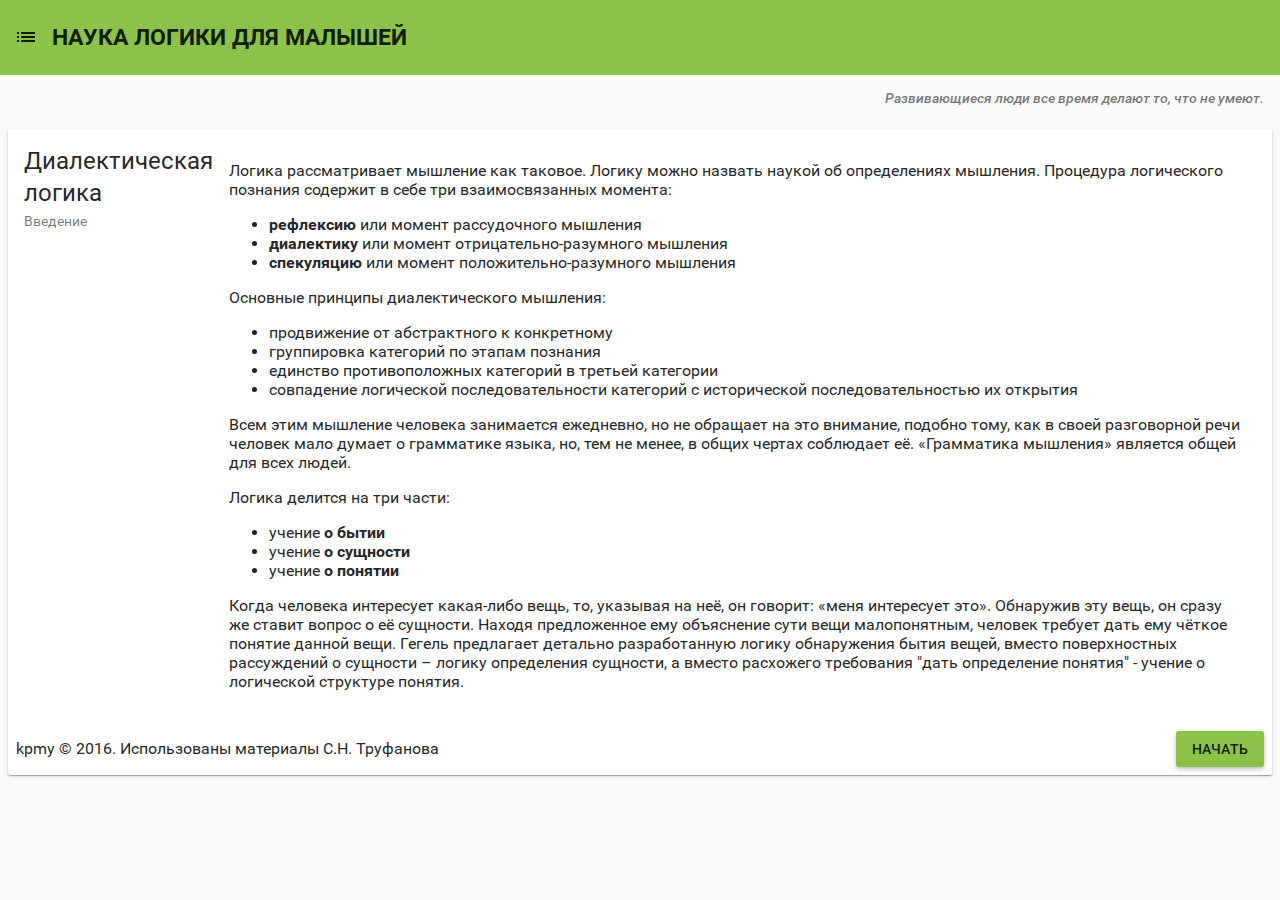
<file: index.html>
<!DOCTYPE html>
<html lang="en" ng-app="LogkAl">
<head>
    <meta charset="UTF-8"/>
    <title>logk.al</title>
    <link rel="icon" href="favicon.ico"/>
    <meta name="viewport" content="width=device-width, initial-scale=1.0"/>

    <link rel="stylesheet" href="bower_components/angular/angular-csp.css"/>
    <link rel="stylesheet" href="bower_components/angular-material/angular-material.css"/>
    <link rel="stylesheet" href="bower_components/angular-material-icons/angular-material-icons.css"/>

    <link rel="stylesheet" href="bower_components/roboto-fontface/css/roboto/roboto-fontface.css"/>
    <link rel="stylesheet" href="components/fonts/fonts.css"/>
    <style>
        #preloadfont {
            font-family: Intro;
            opacity: 0;
            height: 0;
            width: 0;
            display: inline-block;
        }
    </style>
</head>
<body ui-view>
<div id="preloadfont">.</div>
<script src="bower_components/jquery/dist/jquery.js"></script>

<script src="bower_components/angular/angular.js"></script>
<script src="bower_components/angular-aria/angular-aria.js"></script>
<script src="bower_components/angular-animate/angular-animate.js"></script>
<script src="bower_components/angular-material/angular-material.js"></script>
<script src="bower_components/angular-messages/angular-messages.js"></script>
<script src="bower_components/angular-sanitize/angular-sanitize.js"></script>
<script src="bower_components/angular-ui-router/release/angular-ui-router.js"></script>
<script src="bower_components/marked/lib/marked.js"></script>
<script src="bower_components/angular-marked/dist/angular-marked.js"></script>
<script src="bower_components/angular-material-icons/angular-material-icons.js"></script>
<script src="bower_components/underscore/underscore.js"></script>

<script src="components/app.js"></script>
<script src="components/nav/nav.js"></script>
<script src="components/ref/ref.js"></script>
<script src="components/intro/intro.js"></script>
<script src="components/being/being.js"></script>
<script src="components/steps/steps.js"></script>
<script src="components/route.js"></script>
</body>
</html>
</file>
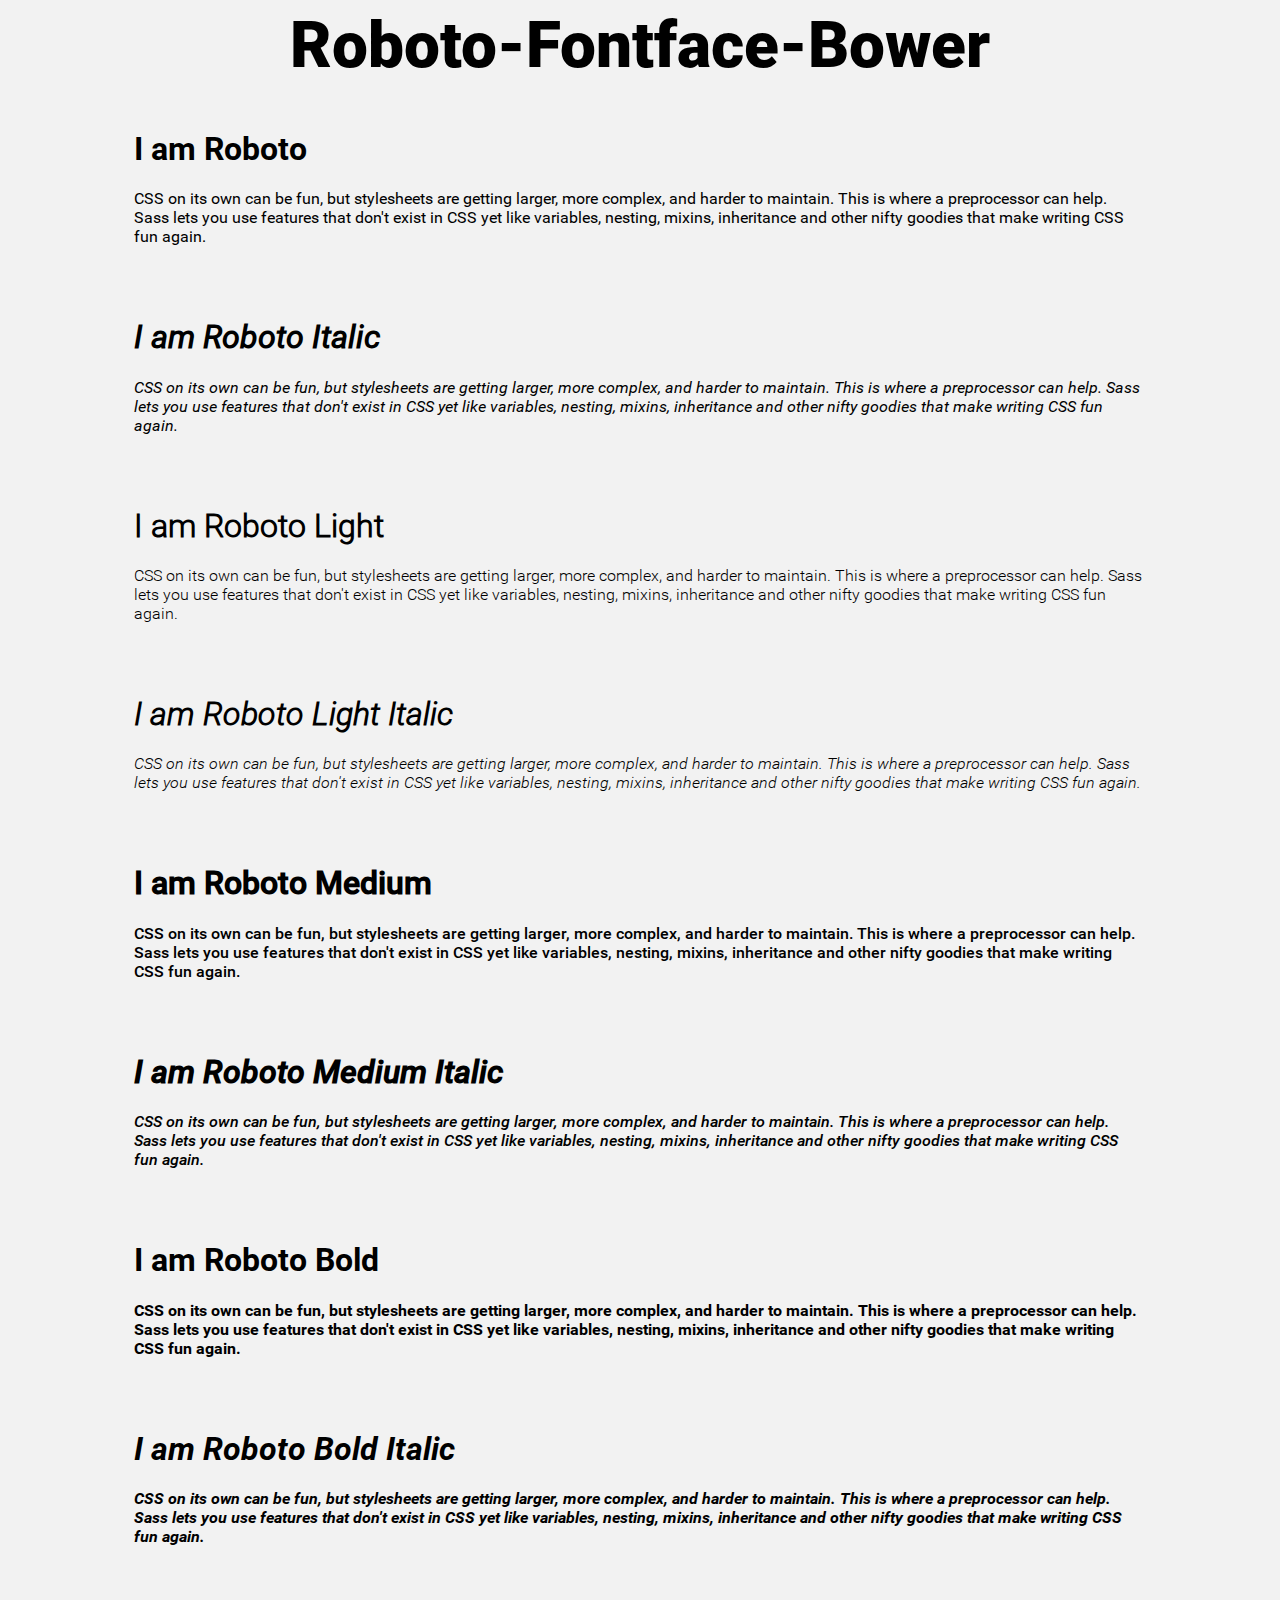
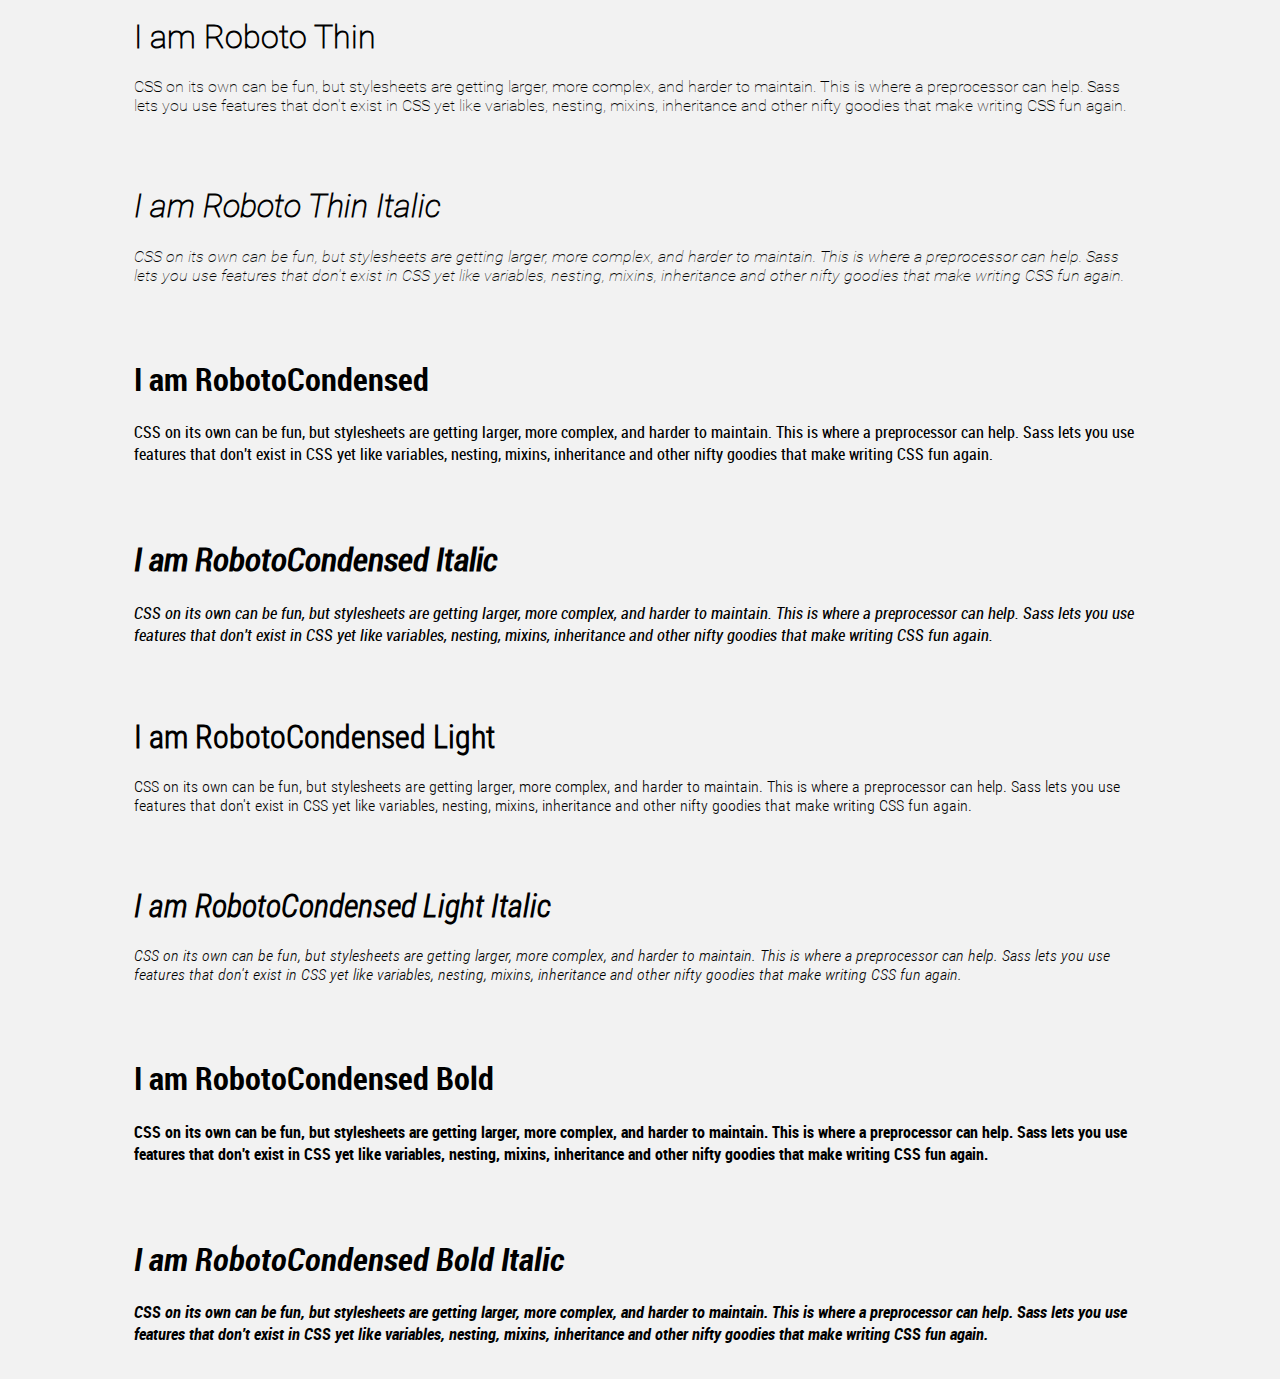
<file: bower_components/roboto-fontface/test.html>
<!Doctype html>
<html>

<head>
    <title>Test Font Face</title>
    <link rel="stylesheet" href="css/roboto/roboto-fontface.css">
    <link rel="stylesheet" href="css/roboto-condensed/roboto-condensed-fontface.css">
    <style>
        body {
            background: #F2F2F2;
        }

        .test-header {
            text-align: center;
            font-family: 'Roboto-Black';
            font-size: 2em;
            padding: 0;
            margin: 0;
        }

        .test-header h1 {
            padding: 0;
            margin: 0;
        }

        section {
            padding: 2% 10%;
            margin: 0 auto;
        }
        /*Roboto*/

        .roboto {
            font-family: 'Roboto';
        }

        .roboto-italic {
            font-family: 'Roboto-RegularItalic';
        }

        .roboto-light {
            font-family: 'Roboto-Light';
        }

        .roboto-light-italic {
            font-family: 'Roboto-LightItalic';
        }

        .roboto-bold {
            font-family: 'Roboto-Bold';
        }

        .roboto-bold-italic {
            font-family: 'Roboto-BoldItalic';
        }

        .roboto-medium {
            font-family: 'Roboto-Medium';
        }

        .roboto-medium-italic {
            font-family: 'Roboto-MediumItalic';
        }

        .roboto-thin {
            font-family: 'Roboto-Thin';
        }

        .roboto-thin-italic {
            font-family: 'Roboto-ThinItalic';
        }
        /*Roboto Condensed*/

        .roboto-condensed {
            font-family: 'Roboto-Condensed';
        }

        .roboto-condensed-italic {
            font-family: 'Roboto-Condensed-RegularItalic';
        }

        .roboto-condensed-light {
            font-family: 'Roboto-Condensed-Light';
        }

        .roboto-condensed-light-italic {
            font-family: 'Roboto-Condensed-LightItalic';
        }

        .roboto-condensed-bold {
            font-family: 'Roboto-Condensed-Bold';
        }

        .roboto-condensed-bold-italic {
            font-family: 'Roboto-Condensed-BoldItalic';
        }
    </style>
</head>

<body>
    <header class="test-header">
        <h1>Roboto-Fontface-Bower</h1>
    </header>

    <!-- Roboto -->
    <section class="roboto">
        <header>
            <h1>I am Roboto</h1>
        </header>
        CSS on its own can be fun, but stylesheets are getting larger, more complex, and harder to maintain. This is where a preprocessor can help. Sass lets you use features that don't exist in CSS yet like variables, nesting, mixins, inheritance and other nifty
        goodies that make writing CSS fun again.
    </section>

    <section class="roboto-italic">
        <header>
            <h1>I am Roboto Italic</h1>
        </header>
        CSS on its own can be fun, but stylesheets are getting larger, more complex, and harder to maintain. This is where a preprocessor can help. Sass lets you use features that don't exist in CSS yet like variables, nesting, mixins, inheritance and other nifty
        goodies that make writing CSS fun again.
    </section>

    <section class="roboto-light">
        <header>
            <h1>I am Roboto Light</h1>
        </header>
        CSS on its own can be fun, but stylesheets are getting larger, more complex, and harder to maintain. This is where a preprocessor can help. Sass lets you use features that don't exist in CSS yet like variables, nesting, mixins, inheritance and other nifty
        goodies that make writing CSS fun again.
    </section>

    <section class="roboto-light-italic">
        <header>
            <h1>I am Roboto Light Italic</h1>
        </header>
        CSS on its own can be fun, but stylesheets are getting larger, more complex, and harder to maintain. This is where a preprocessor can help. Sass lets you use features that don't exist in CSS yet like variables, nesting, mixins, inheritance and other nifty
        goodies that make writing CSS fun again.
    </section>

    <section class="roboto-medium">
        <header>
            <h1>I am Roboto Medium</h1>
        </header>
        CSS on its own can be fun, but stylesheets are getting larger, more complex, and harder to maintain. This is where a preprocessor can help. Sass lets you use features that don't exist in CSS yet like variables, nesting, mixins, inheritance and other nifty
        goodies that make writing CSS fun again.
    </section>

    <section class="roboto-medium-italic">
        <header>
            <h1>I am Roboto Medium Italic</h1>
        </header>
        CSS on its own can be fun, but stylesheets are getting larger, more complex, and harder to maintain. This is where a preprocessor can help. Sass lets you use features that don't exist in CSS yet like variables, nesting, mixins, inheritance and other nifty
        goodies that make writing CSS fun again.
    </section>

    <section class="roboto-bold">
        <header>
            <h1>I am Roboto Bold</h1>
        </header>
        CSS on its own can be fun, but stylesheets are getting larger, more complex, and harder to maintain. This is where a preprocessor can help. Sass lets you use features that don't exist in CSS yet like variables, nesting, mixins, inheritance and other nifty
        goodies that make writing CSS fun again.
    </section>

    <section class="roboto-bold-italic">
        <header>
            <h1>I am Roboto Bold Italic</h1>
        </header>
        CSS on its own can be fun, but stylesheets are getting larger, more complex, and harder to maintain. This is where a preprocessor can help. Sass lets you use features that don't exist in CSS yet like variables, nesting, mixins, inheritance and other nifty
        goodies that make writing CSS fun again.
    </section>

    <section class="roboto-thin">
        <header>
            <h1>I am Roboto Thin</h1>
        </header>
        CSS on its own can be fun, but stylesheets are getting larger, more complex, and harder to maintain. This is where a preprocessor can help. Sass lets you use features that don't exist in CSS yet like variables, nesting, mixins, inheritance and other nifty
        goodies that make writing CSS fun again.
    </section>

    <section class="roboto-thin-italic">
        <header>
            <h1>I am Roboto Thin Italic</h1>
        </header>
        CSS on its own can be fun, but stylesheets are getting larger, more complex, and harder to maintain. This is where a preprocessor can help. Sass lets you use features that don't exist in CSS yet like variables, nesting, mixins, inheritance and other nifty
        goodies that make writing CSS fun again.
    </section>

    <!-- Roboto Condensed -->
    <section class="roboto-condensed">
        <header>
            <h1>I am RobotoCondensed</h1>
        </header>
        CSS on its own can be fun, but stylesheets are getting larger, more complex, and harder to maintain. This is where a preprocessor can help. Sass lets you use features that don't exist in CSS yet like variables, nesting, mixins, inheritance and other nifty
        goodies that make writing CSS fun again.
    </section>

    <section class="roboto-condensed-italic">
        <header>
            <h1>I am RobotoCondensed Italic</h1>
        </header>
        CSS on its own can be fun, but stylesheets are getting larger, more complex, and harder to maintain. This is where a preprocessor can help. Sass lets you use features that don't exist in CSS yet like variables, nesting, mixins, inheritance and other nifty
        goodies that make writing CSS fun again.
    </section>

    <section class="roboto-condensed-light">
        <header>
            <h1>I am RobotoCondensed Light</h1>
        </header>
        CSS on its own can be fun, but stylesheets are getting larger, more complex, and harder to maintain. This is where a preprocessor can help. Sass lets you use features that don't exist in CSS yet like variables, nesting, mixins, inheritance and other nifty
        goodies that make writing CSS fun again.
    </section>

    <section class="roboto-condensed-light-italic">
        <header>
            <h1>I am RobotoCondensed Light Italic</h1>
        </header>
        CSS on its own can be fun, but stylesheets are getting larger, more complex, and harder to maintain. This is where a preprocessor can help. Sass lets you use features that don't exist in CSS yet like variables, nesting, mixins, inheritance and other nifty
        goodies that make writing CSS fun again.
    </section>

    <section class="roboto-condensed-bold">
        <header>
            <h1>I am RobotoCondensed Bold</h1>
        </header>
        CSS on its own can be fun, but stylesheets are getting larger, more complex, and harder to maintain. This is where a preprocessor can help. Sass lets you use features that don't exist in CSS yet like variables, nesting, mixins, inheritance and other nifty
        goodies that make writing CSS fun again.
    </section>

    <section class="roboto-condensed-bold-italic">
        <header>
            <h1>I am RobotoCondensed Bold Italic</h1>
        </header>
        CSS on its own can be fun, but stylesheets are getting larger, more complex, and harder to maintain. This is where a preprocessor can help. Sass lets you use features that don't exist in CSS yet like variables, nesting, mixins, inheritance and other nifty
        goodies that make writing CSS fun again.
    </section>

</body>


</html>
</file>
<file: bower_components/angular-material-icons/angular-material-icons.css>
/*!
 * Angular Material Design
 * https://github.com/angular/material
 * @license MIT
 * v0.9.7
 */
/* mixin definition ; sets LTR and RTL within the same style call */

md-autocomplete button ng-md-icon {
    position: absolute;
    top: 50%;
    left: 50%;
    -webkit-transform: translate3d(-50%, -50%, 0) scale(0.9);
    transform: translate3d(-50%, -50%, 0) scale(0.9);
}

md-autocomplete button ng-md-icon path {
    stroke-width: 0;
}

.md-button.ng-md-icon {
    padding: 0;
    background: none;
}

.md-button.md-fab ng-md-icon {
    margin-top: 0;
}

md-checkbox .ng-md-icon {
    transition: 240ms;
    position: absolute;
    top: 0;
    left: 0;
    width: 18px;
    height: 18px;
    border: 2px solid;
    border-radius: 2px;
}

md-checkbox.md-checked .ng-md-icon {
    border: none;
}

md-checkbox.md-checked .ng-md-icon:after {
    -webkit-transform: rotate(45deg);
    transform: rotate(45deg);
    position: absolute;
    left: 6px;
    top: 2px;
    display: table;
    width: 6px;
    height: 12px;
    border: 2px solid;
    border-top: 0;
    border-left: 0;
    content: '';
}

.md-chips .md-chip .md-chip-remove ng-md-icon {
    height: 18px;
    width: 18px;
    position: absolute;
    top: 50%;
    left: 50%;
    -webkit-transform: translate3d(-50%, -50%, 0);
    transform: translate3d(-50%, -50%, 0);
}

ng-md-icon {
    margin: auto;
    background-repeat: no-repeat no-repeat;
    display: inline-block;
    vertical-align: middle;
    fill: currentColor;
    height: 24px;
    width: 24px;
}

ng-md-icon svg {
    pointer-events: none;
    display: block;
}

ng-md-icon[md-font-icon] {
    line-height: 1;
    width: auto;
}

ng-md-icon[disabled] svg {
    fill: rgba(0, 0, 0, 0.26);
}

md-input-container > ng-md-icon {
    position: absolute;
    top: 5px;
    left: 2px;
}

md-input-container > ng-md-icon + input {
    margin-left: 36px;
}

md-input-container.md-icon-float > ng-md-icon {
    top: 26px;
    left: 2px;
}

md-input-container.md-icon-float > ng-md-icon + input {
    margin-left: 36px;
}

@media screen and (-ms-high-contrast: active) {
    md-input-container.md-default-theme > ng-md-icon {
        fill: #fff;
    }
}

md-list-item > div.md-primary > ng-md-icon,
md-list-item > div.md-secondary > ng-md-icon,
md-list-item > ng-md-icon:first-child,
md-list-item > ng-md-icon.md-secondary,
md-list-item .md-list-item-inner > div.md-primary > ng-md-icon,
md-list-item .md-list-item-inner > div.md-secondary > ng-md-icon,
md-list-item .md-list-item-inner > ng-md-icon:first-child,
md-list-item .md-list-item-inner > ng-md-icon.md-secondary {
    width: 24px;
    margin-top: 16px;
    margin-bottom: 12px;
    box-sizing: content-box;
}

md-list-item > ng-md-icon:first-child,
md-list-item .md-list-item-inner > ng-md-icon:first-child {
    margin-right: 32px;
}

md-list-item.md-2-line > ng-md-icon:first-child,
md-list-item.md-2-line > .md-no-style > ng-md-icon:first-child {
    -webkit-align-self: flex-start;
    -ms-flex-item-align: start;
    align-self: flex-start;
}

md-list-item.md-3-line > ng-md-icon:first-child,
md-list-item.md-3-line > .md-no-style > ng-md-icon:first-child {
    margin-top: 16px;
}

md-tabs-wrapper md-prev-button ng-md-icon,
md-tabs-wrapper md-next-button ng-md-icon {
    position: absolute;
    top: 50%;
    left: 50%;
    -webkit-transform: translate3d(-50%, -50%, 0);
    transform: translate3d(-50%, -50%, 0);
}

md-tabs-wrapper md-next-button ng-md-icon {
    -webkit-transform: translate3d(-50%, -50%, 0) rotate(180deg);
    transform: translate3d(-50%, -50%, 0) rotate(180deg);
}
</file>
<file: bower_components/roboto-fontface/css/roboto/roboto-fontface.css>
@font-face {
    font-family: 'Roboto';
    src: url('../../fonts/Roboto/Roboto-Thin.eot');
    src: local('Roboto Thin'), local('Roboto-Thin'), url('../../fonts/Roboto/Roboto-Thin.eot?#iefix') format('embedded-opentype'), url('../../fonts/Roboto/Roboto-Thin.woff2') format('woff2'), url('../../fonts/Roboto/Roboto-Thin.woff') format('woff'), url('../../fonts/Roboto/Roboto-Thin.ttf') format('truetype'), url('../../fonts/Roboto/Roboto-Thin.svg#Roboto') format('svg');
    font-weight: 100;
    font-style: normal;
}

@font-face {
    font-family: 'Roboto-Thin';
    src: url('../../fonts/Roboto/Roboto-Thin.eot');
    src: local('Roboto Thin'), local('Roboto-Thin'), url('../../fonts/Roboto/Roboto-Thin.eot?#iefix') format('embedded-opentype'), url('../../fonts/Roboto/Roboto-Thin.woff2') format('woff2'), url('../../fonts/Roboto/Roboto-Thin.woff') format('woff'), url('../../fonts/Roboto/Roboto-Thin.ttf') format('truetype'), url('../../fonts/Roboto/Roboto-Thin.svg#Roboto') format('svg');
}

@font-face {
    font-family: 'Roboto';
    src: url('../../fonts/Roboto/Roboto-ThinItalic.eot');
    src: local('Roboto ThinItalic'), local('Roboto-ThinItalic'), url('../../fonts/Roboto/Roboto-ThinItalic.eot?#iefix') format('embedded-opentype'), url('../../fonts/Roboto/Roboto-ThinItalic.woff2') format('woff2'), url('../../fonts/Roboto/Roboto-ThinItalic.woff') format('woff'), url('../../fonts/Roboto/Roboto-ThinItalic.ttf') format('truetype'), url('../../fonts/Roboto/Roboto-ThinItalic.svg#Roboto') format('svg');
    font-weight: 100;
    font-style: italic;
}

@font-face {
    font-family: 'Roboto-ThinItalic';
    src: url('../../fonts/Roboto/Roboto-ThinItalic.eot');
    src: local('Roboto ThinItalic'), local('Roboto-ThinItalic'), url('../../fonts/Roboto/Roboto-ThinItalic.eot?#iefix') format('embedded-opentype'), url('../../fonts/Roboto/Roboto-ThinItalic.woff2') format('woff2'), url('../../fonts/Roboto/Roboto-ThinItalic.woff') format('woff'), url('../../fonts/Roboto/Roboto-ThinItalic.ttf') format('truetype'), url('../../fonts/Roboto/Roboto-ThinItalic.svg#Roboto') format('svg');
}

@font-face {
    font-family: 'Roboto';
    src: url('../../fonts/Roboto/Roboto-Light.eot');
    src: local('Roboto Light'), local('Roboto-Light'), url('../../fonts/Roboto/Roboto-Light.eot?#iefix') format('embedded-opentype'), url('../../fonts/Roboto/Roboto-Light.woff2') format('woff2'), url('../../fonts/Roboto/Roboto-Light.woff') format('woff'), url('../../fonts/Roboto/Roboto-Light.ttf') format('truetype'), url('../../fonts/Roboto/Roboto-Light.svg#Roboto') format('svg');
    font-weight: 300;
    font-style: normal;
}

@font-face {
    font-family: 'Roboto-Light';
    src: url('../../fonts/Roboto/Roboto-Light.eot');
    src: local('Roboto Light'), local('Roboto-Light'), url('../../fonts/Roboto/Roboto-Light.eot?#iefix') format('embedded-opentype'), url('../../fonts/Roboto/Roboto-Light.woff2') format('woff2'), url('../../fonts/Roboto/Roboto-Light.woff') format('woff'), url('../../fonts/Roboto/Roboto-Light.ttf') format('truetype'), url('../../fonts/Roboto/Roboto-Light.svg#Roboto') format('svg');
}

@font-face {
    font-family: 'Roboto';
    src: url('../../fonts/Roboto/Roboto-LightItalic.eot');
    src: local('Roboto LightItalic'), local('Roboto-LightItalic'), url('../../fonts/Roboto/Roboto-LightItalic.eot?#iefix') format('embedded-opentype'), url('../../fonts/Roboto/Roboto-LightItalic.woff2') format('woff2'), url('../../fonts/Roboto/Roboto-LightItalic.woff') format('woff'), url('../../fonts/Roboto/Roboto-LightItalic.ttf') format('truetype'), url('../../fonts/Roboto/Roboto-LightItalic.svg#Roboto') format('svg');
    font-weight: 300;
    font-style: italic;
}

@font-face {
    font-family: 'Roboto-LightItalic';
    src: url('../../fonts/Roboto/Roboto-LightItalic.eot');
    src: local('Roboto LightItalic'), local('Roboto-LightItalic'), url('../../fonts/Roboto/Roboto-LightItalic.eot?#iefix') format('embedded-opentype'), url('../../fonts/Roboto/Roboto-LightItalic.woff2') format('woff2'), url('../../fonts/Roboto/Roboto-LightItalic.woff') format('woff'), url('../../fonts/Roboto/Roboto-LightItalic.ttf') format('truetype'), url('../../fonts/Roboto/Roboto-LightItalic.svg#Roboto') format('svg');
}

@font-face {
    font-family: 'Roboto';
    src: url('../../fonts/Roboto/Roboto-Regular.eot');
    src: local('Roboto Regular'), local('Roboto-Regular'), url('../../fonts/Roboto/Roboto-Regular.eot?#iefix') format('embedded-opentype'), url('../../fonts/Roboto/Roboto-Regular.woff2') format('woff2'), url('../../fonts/Roboto/Roboto-Regular.woff') format('woff'), url('../../fonts/Roboto/Roboto-Regular.ttf') format('truetype'), url('../../fonts/Roboto/Roboto-Regular.svg#Roboto') format('svg');
    font-weight: 400;
    font-style: normal;
}

@font-face {
    font-family: 'Roboto-Regular';
    src: url('../../fonts/Roboto/Roboto-Regular.eot');
    src: local('Roboto Regular'), local('Roboto-Regular'), url('../../fonts/Roboto/Roboto-Regular.eot?#iefix') format('embedded-opentype'), url('../../fonts/Roboto/Roboto-Regular.woff2') format('woff2'), url('../../fonts/Roboto/Roboto-Regular.woff') format('woff'), url('../../fonts/Roboto/Roboto-Regular.ttf') format('truetype'), url('../../fonts/Roboto/Roboto-Regular.svg#Roboto') format('svg');
}

@font-face {
    font-family: 'Roboto';
    src: url('../../fonts/Roboto/Roboto-RegularItalic.eot');
    src: local('Roboto RegularItalic'), local('Roboto-RegularItalic'), url('../../fonts/Roboto/Roboto-RegularItalic.eot?#iefix') format('embedded-opentype'), url('../../fonts/Roboto/Roboto-RegularItalic.woff2') format('woff2'), url('../../fonts/Roboto/Roboto-RegularItalic.woff') format('woff'), url('../../fonts/Roboto/Roboto-RegularItalic.ttf') format('truetype'), url('../../fonts/Roboto/Roboto-RegularItalic.svg#Roboto') format('svg');
    font-weight: 400;
    font-style: italic;
}

@font-face {
    font-family: 'Roboto-RegularItalic';
    src: url('../../fonts/Roboto/Roboto-RegularItalic.eot');
    src: local('Roboto RegularItalic'), local('Roboto-RegularItalic'), url('../../fonts/Roboto/Roboto-RegularItalic.eot?#iefix') format('embedded-opentype'), url('../../fonts/Roboto/Roboto-RegularItalic.woff2') format('woff2'), url('../../fonts/Roboto/Roboto-RegularItalic.woff') format('woff'), url('../../fonts/Roboto/Roboto-RegularItalic.ttf') format('truetype'), url('../../fonts/Roboto/Roboto-RegularItalic.svg#Roboto') format('svg');
}

@font-face {
    font-family: 'Roboto';
    src: url('../../fonts/Roboto/Roboto-Medium.eot');
    src: local('Roboto Medium'), local('Roboto-Medium'), url('../../fonts/Roboto/Roboto-Medium.eot?#iefix') format('embedded-opentype'), url('../../fonts/Roboto/Roboto-Medium.woff2') format('woff2'), url('../../fonts/Roboto/Roboto-Medium.woff') format('woff'), url('../../fonts/Roboto/Roboto-Medium.ttf') format('truetype'), url('../../fonts/Roboto/Roboto-Medium.svg#Roboto') format('svg');
    font-weight: 500;
    font-style: normal;
}

@font-face {
    font-family: 'Roboto-Medium';
    src: url('../../fonts/Roboto/Roboto-Medium.eot');
    src: local('Roboto Medium'), local('Roboto-Medium'), url('../../fonts/Roboto/Roboto-Medium.eot?#iefix') format('embedded-opentype'), url('../../fonts/Roboto/Roboto-Medium.woff2') format('woff2'), url('../../fonts/Roboto/Roboto-Medium.woff') format('woff'), url('../../fonts/Roboto/Roboto-Medium.ttf') format('truetype'), url('../../fonts/Roboto/Roboto-Medium.svg#Roboto') format('svg');
}

@font-face {
    font-family: 'Roboto';
    src: url('../../fonts/Roboto/Roboto-MediumItalic.eot');
    src: local('Roboto MediumItalic'), local('Roboto-MediumItalic'), url('../../fonts/Roboto/Roboto-MediumItalic.eot?#iefix') format('embedded-opentype'), url('../../fonts/Roboto/Roboto-MediumItalic.woff2') format('woff2'), url('../../fonts/Roboto/Roboto-MediumItalic.woff') format('woff'), url('../../fonts/Roboto/Roboto-MediumItalic.ttf') format('truetype'), url('../../fonts/Roboto/Roboto-MediumItalic.svg#Roboto') format('svg');
    font-weight: 500;
    font-style: italic;
}

@font-face {
    font-family: 'Roboto-MediumItalic';
    src: url('../../fonts/Roboto/Roboto-MediumItalic.eot');
    src: local('Roboto MediumItalic'), local('Roboto-MediumItalic'), url('../../fonts/Roboto/Roboto-MediumItalic.eot?#iefix') format('embedded-opentype'), url('../../fonts/Roboto/Roboto-MediumItalic.woff2') format('woff2'), url('../../fonts/Roboto/Roboto-MediumItalic.woff') format('woff'), url('../../fonts/Roboto/Roboto-MediumItalic.ttf') format('truetype'), url('../../fonts/Roboto/Roboto-MediumItalic.svg#Roboto') format('svg');
}

@font-face {
    font-family: 'Roboto';
    src: url('../../fonts/Roboto/Roboto-Bold.eot');
    src: local('Roboto Bold'), local('Roboto-Bold'), url('../../fonts/Roboto/Roboto-Bold.eot?#iefix') format('embedded-opentype'), url('../../fonts/Roboto/Roboto-Bold.woff2') format('woff2'), url('../../fonts/Roboto/Roboto-Bold.woff') format('woff'), url('../../fonts/Roboto/Roboto-Bold.ttf') format('truetype'), url('../../fonts/Roboto/Roboto-Bold.svg#Roboto') format('svg');
    font-weight: 700;
    font-style: normal;
}

@font-face {
    font-family: 'Roboto-Bold';
    src: url('../../fonts/Roboto/Roboto-Bold.eot');
    src: local('Roboto Bold'), local('Roboto-Bold'), url('../../fonts/Roboto/Roboto-Bold.eot?#iefix') format('embedded-opentype'), url('../../fonts/Roboto/Roboto-Bold.woff2') format('woff2'), url('../../fonts/Roboto/Roboto-Bold.woff') format('woff'), url('../../fonts/Roboto/Roboto-Bold.ttf') format('truetype'), url('../../fonts/Roboto/Roboto-Bold.svg#Roboto') format('svg');
}

@font-face {
    font-family: 'Roboto';
    src: url('../../fonts/Roboto/Roboto-BoldItalic.eot');
    src: local('Roboto BoldItalic'), local('Roboto-BoldItalic'), url('../../fonts/Roboto/Roboto-BoldItalic.eot?#iefix') format('embedded-opentype'), url('../../fonts/Roboto/Roboto-BoldItalic.woff2') format('woff2'), url('../../fonts/Roboto/Roboto-BoldItalic.woff') format('woff'), url('../../fonts/Roboto/Roboto-BoldItalic.ttf') format('truetype'), url('../../fonts/Roboto/Roboto-BoldItalic.svg#Roboto') format('svg');
    font-weight: 700;
    font-style: italic;
}

@font-face {
    font-family: 'Roboto-BoldItalic';
    src: url('../../fonts/Roboto/Roboto-BoldItalic.eot');
    src: local('Roboto BoldItalic'), local('Roboto-BoldItalic'), url('../../fonts/Roboto/Roboto-BoldItalic.eot?#iefix') format('embedded-opentype'), url('../../fonts/Roboto/Roboto-BoldItalic.woff2') format('woff2'), url('../../fonts/Roboto/Roboto-BoldItalic.woff') format('woff'), url('../../fonts/Roboto/Roboto-BoldItalic.ttf') format('truetype'), url('../../fonts/Roboto/Roboto-BoldItalic.svg#Roboto') format('svg');
}

@font-face {
    font-family: 'Roboto';
    src: url('../../fonts/Roboto/Roboto-Black.eot');
    src: local('Roboto Black'), local('Roboto-Black'), url('../../fonts/Roboto/Roboto-Black.eot?#iefix') format('embedded-opentype'), url('../../fonts/Roboto/Roboto-Black.woff2') format('woff2'), url('../../fonts/Roboto/Roboto-Black.woff') format('woff'), url('../../fonts/Roboto/Roboto-Black.ttf') format('truetype'), url('../../fonts/Roboto/Roboto-Black.svg#Roboto') format('svg');
    font-weight: 900;
    font-style: normal;
}

@font-face {
    font-family: 'Roboto-Black';
    src: url('../../fonts/Roboto/Roboto-Black.eot');
    src: local('Roboto Black'), local('Roboto-Black'), url('../../fonts/Roboto/Roboto-Black.eot?#iefix') format('embedded-opentype'), url('../../fonts/Roboto/Roboto-Black.woff2') format('woff2'), url('../../fonts/Roboto/Roboto-Black.woff') format('woff'), url('../../fonts/Roboto/Roboto-Black.ttf') format('truetype'), url('../../fonts/Roboto/Roboto-Black.svg#Roboto') format('svg');
}

@font-face {
    font-family: 'Roboto';
    src: url('../../fonts/Roboto/Roboto-BlackItalic.eot');
    src: local('Roboto BlackItalic'), local('Roboto-BlackItalic'), url('../../fonts/Roboto/Roboto-BlackItalic.eot?#iefix') format('embedded-opentype'), url('../../fonts/Roboto/Roboto-BlackItalic.woff2') format('woff2'), url('../../fonts/Roboto/Roboto-BlackItalic.woff') format('woff'), url('../../fonts/Roboto/Roboto-BlackItalic.ttf') format('truetype'), url('../../fonts/Roboto/Roboto-BlackItalic.svg#Roboto') format('svg');
    font-weight: 900;
    font-style: italic;
}

@font-face {
    font-family: 'Roboto-BlackItalic';
    src: url('../../fonts/Roboto/Roboto-BlackItalic.eot');
    src: local('Roboto BlackItalic'), local('Roboto-BlackItalic'), url('../../fonts/Roboto/Roboto-BlackItalic.eot?#iefix') format('embedded-opentype'), url('../../fonts/Roboto/Roboto-BlackItalic.woff2') format('woff2'), url('../../fonts/Roboto/Roboto-BlackItalic.woff') format('woff'), url('../../fonts/Roboto/Roboto-BlackItalic.ttf') format('truetype'), url('../../fonts/Roboto/Roboto-BlackItalic.svg#Roboto') format('svg');
}
</file>
<file: components/fonts/fonts.css>
@font-face {
    font-family: Intro;
    src: url('Intro.otf');
}
</file>
<file: bower_components/roboto-fontface/css/roboto-condensed/roboto-condensed-fontface.css>
@font-face {
    font-family: "Roboto-Condensed";
    src: url("../../fonts/Roboto-Condensed/Roboto-Condensed-Regular.eot");
    src: local("Roboto-Condensed Regular"), local("Roboto-Condensed-Regular"), url("../../fonts/Roboto-Condensed/Roboto-Condensed-Regular.eot?#iefix") format("embedded-opentype"), url("../../fonts/Roboto-Condensed/Roboto-Condensed-Regular.woff2") format("woff2"), url("../../fonts/Roboto-Condensed/Roboto-Condensed-Regular.woff") format("woff"), url("../../fonts/Roboto-Condensed/Roboto-Condensed-Regular.ttf") format("truetype"), url("../../fonts/Roboto-Condensed/Roboto-Condensed-Regular.svg#Roboto-Condensed") format("svg");
    font-weight: 400;
    font-style: normal;
}

@font-face {
    font-family: "Roboto-Condensed-Regular";
    src: url("../../fonts/Roboto-Condensed/Roboto-Condensed/Roboto-Condensed-Regular.eot");
    src: local("Roboto-Condensed Regular"), local("Roboto-Condensed-Regular"), url("../../fonts/Roboto-Condensed/Roboto-Condensed-Regular.eot?#iefix") format("embedded-opentype"), url("../../fonts/Roboto-Condensed/Roboto-Condensed-Regular.woff2") format("woff2"), url("../../fonts/Roboto-Condensed/Roboto-Condensed-Regular.woff") format("woff"), url("../../fonts/Roboto-Condensed/Roboto-Condensed-Regular.ttf") format("truetype"), url("../../fonts/Roboto-Condensed/Roboto-Condensed-Regular.svg#Roboto-Condensed") format("svg");
}

@font-face {
    font-family: "Roboto-Condensed";
    src: url("../../fonts/Roboto-Condensed/Roboto-Condensed-RegularItalic.eot");
    src: local("Roboto-Condensed RegularItalic"), local("Roboto-Condensed-RegularItalic"), url("../../fonts/Roboto-Condensed/Roboto-Condensed-RegularItalic.eot?#iefix") format("embedded-opentype"), url("../../fonts/Roboto-Condensed/Roboto-Condensed-RegularItalic.woff2") format("woff2"), url("../../fonts/Roboto-Condensed/Roboto-Condensed-RegularItalic.woff") format("woff"), url("../../fonts/Roboto-Condensed/Roboto-Condensed-RegularItalic.ttf") format("truetype"), url("../../fonts/Roboto-Condensed/Roboto-Condensed-RegularItalic.svg#Roboto-Condensed") format("svg");
    font-weight: 400;
    font-style: italic;
}

@font-face {
    font-family: "Roboto-Condensed-RegularItalic";
    src: url("../../fonts/Roboto-Condensed/Roboto-Condensed/Roboto-Condensed-RegularItalic.eot");
    src: local("Roboto-Condensed RegularItalic"), local("Roboto-Condensed-RegularItalic"), url("../../fonts/Roboto-Condensed/Roboto-Condensed-RegularItalic.eot?#iefix") format("embedded-opentype"), url("../../fonts/Roboto-Condensed/Roboto-Condensed-RegularItalic.woff2") format("woff2"), url("../../fonts/Roboto-Condensed/Roboto-Condensed-RegularItalic.woff") format("woff"), url("../../fonts/Roboto-Condensed/Roboto-Condensed-RegularItalic.ttf") format("truetype"), url("../../fonts/Roboto-Condensed/Roboto-Condensed-RegularItalic.svg#Roboto-Condensed") format("svg");
}

@font-face {
    font-family: "Roboto-Condensed";
    src: url("../../fonts/Roboto-Condensed/Roboto-Condensed-Light.eot");
    src: local("Roboto-Condensed Light"), local("Roboto-Condensed-Light"), url("../../fonts/Roboto-Condensed/Roboto-Condensed-Light.eot?#iefix") format("embedded-opentype"), url("../../fonts/Roboto-Condensed/Roboto-Condensed-Light.woff2") format("woff2"), url("../../fonts/Roboto-Condensed/Roboto-Condensed-Light.woff") format("woff"), url("../../fonts/Roboto-Condensed/Roboto-Condensed-Light.ttf") format("truetype"), url("../../fonts/Roboto-Condensed/Roboto-Condensed-Light.svg#Roboto-Condensed") format("svg");
    font-weight: 300;
    font-style: normal;
}

@font-face {
    font-family: "Roboto-Condensed-Light";
    src: url("../../fonts/Roboto-Condensed/Roboto-Condensed/Roboto-Condensed-Light.eot");
    src: local("Roboto-Condensed Light"), local("Roboto-Condensed-Light"), url("../../fonts/Roboto-Condensed/Roboto-Condensed-Light.eot?#iefix") format("embedded-opentype"), url("../../fonts/Roboto-Condensed/Roboto-Condensed-Light.woff2") format("woff2"), url("../../fonts/Roboto-Condensed/Roboto-Condensed-Light.woff") format("woff"), url("../../fonts/Roboto-Condensed/Roboto-Condensed-Light.ttf") format("truetype"), url("../../fonts/Roboto-Condensed/Roboto-Condensed-Light.svg#Roboto-Condensed") format("svg");
}

@font-face {
    font-family: "Roboto-Condensed";
    src: url("../../fonts/Roboto-Condensed/Roboto-Condensed-LightItalic.eot");
    src: local("Roboto-Condensed LightItalic"), local("Roboto-Condensed-LightItalic"), url("../../fonts/Roboto-Condensed/Roboto-Condensed-LightItalic.eot?#iefix") format("embedded-opentype"), url("../../fonts/Roboto-Condensed/Roboto-Condensed-LightItalic.woff2") format("woff2"), url("../../fonts/Roboto-Condensed/Roboto-Condensed-LightItalic.woff") format("woff"), url("../../fonts/Roboto-Condensed/Roboto-Condensed-LightItalic.ttf") format("truetype"), url("../../fonts/Roboto-Condensed/Roboto-Condensed-LightItalic.svg#Roboto-Condensed") format("svg");
    font-weight: 300;
    font-style: italic;
}

@font-face {
    font-family: "Roboto-Condensed-LightItalic";
    src: url("../../fonts/Roboto-Condensed/Roboto-Condensed/Roboto-Condensed-LightItalic.eot");
    src: local("Roboto-Condensed LightItalic"), local("Roboto-Condensed-LightItalic"), url("../../fonts/Roboto-Condensed/Roboto-Condensed-LightItalic.eot?#iefix") format("embedded-opentype"), url("../../fonts/Roboto-Condensed/Roboto-Condensed-LightItalic.woff2") format("woff2"), url("../../fonts/Roboto-Condensed/Roboto-Condensed-LightItalic.woff") format("woff"), url("../../fonts/Roboto-Condensed/Roboto-Condensed-LightItalic.ttf") format("truetype"), url("../../fonts/Roboto-Condensed/Roboto-Condensed-LightItalic.svg#Roboto-Condensed") format("svg");
}

@font-face {
    font-family: "Roboto-Condensed";
    src: url("../../fonts/Roboto-Condensed/Roboto-Condensed-Bold.eot");
    src: local("Roboto-Condensed Bold"), local("Roboto-Condensed-Bold"), url("../../fonts/Roboto-Condensed/Roboto-Condensed-Bold.eot?#iefix") format("embedded-opentype"), url("../../fonts/Roboto-Condensed/Roboto-Condensed-Bold.woff2") format("woff2"), url("../../fonts/Roboto-Condensed/Roboto-Condensed-Bold.woff") format("woff"), url("../../fonts/Roboto-Condensed/Roboto-Condensed-Bold.ttf") format("truetype"), url("../../fonts/Roboto-Condensed/Roboto-Condensed-Bold.svg#Roboto-Condensed") format("svg");
    font-weight: 700;
    font-style: normal;
}

@font-face {
    font-family: "Roboto-Condensed-Bold";
    src: url("../../fonts/Roboto-Condensed/Roboto-Condensed/Roboto-Condensed-Bold.eot");
    src: local("Roboto-Condensed Bold"), local("Roboto-Condensed-Bold"), url("../../fonts/Roboto-Condensed/Roboto-Condensed-Bold.eot?#iefix") format("embedded-opentype"), url("../../fonts/Roboto-Condensed/Roboto-Condensed-Bold.woff2") format("woff2"), url("../../fonts/Roboto-Condensed/Roboto-Condensed-Bold.woff") format("woff"), url("../../fonts/Roboto-Condensed/Roboto-Condensed-Bold.ttf") format("truetype"), url("../../fonts/Roboto-Condensed/Roboto-Condensed-Bold.svg#Roboto-Condensed") format("svg");
}

@font-face {
    font-family: "Roboto-Condensed";
    src: url("../../fonts/Roboto-Condensed/Roboto-Condensed-BoldItalic.eot");
    src: local("Roboto-Condensed BoldItalic"), local("Roboto-Condensed-BoldItalic"), url("../../fonts/Roboto-Condensed/Roboto-Condensed-BoldItalic.eot?#iefix") format("embedded-opentype"), url("../../fonts/Roboto-Condensed/Roboto-Condensed-BoldItalic.woff2") format("woff2"), url("../../fonts/Roboto-Condensed/Roboto-Condensed-BoldItalic.woff") format("woff"), url("../../fonts/Roboto-Condensed/Roboto-Condensed-BoldItalic.ttf") format("truetype"), url("../../fonts/Roboto-Condensed/Roboto-Condensed-BoldItalic.svg#Roboto-Condensed") format("svg");
    font-weight: 700;
    font-style: italic;
}

@font-face {
    font-family: "Roboto-Condensed-BoldItalic";
    src: url("../../fonts/Roboto-Condensed/Roboto-Condensed/Roboto-Condensed-BoldItalic.eot");
    src: local("Roboto-Condensed BoldItalic"), local("Roboto-Condensed-BoldItalic"), url("../../fonts/Roboto-Condensed/Roboto-Condensed-BoldItalic.eot?#iefix") format("embedded-opentype"), url("../../fonts/Roboto-Condensed/Roboto-Condensed-BoldItalic.woff2") format("woff2"), url("../../fonts/Roboto-Condensed/Roboto-Condensed-BoldItalic.woff") format("woff"), url("../../fonts/Roboto-Condensed/Roboto-Condensed-BoldItalic.ttf") format("truetype"), url("../../fonts/Roboto-Condensed/Roboto-Condensed-BoldItalic.svg#Roboto-Condensed") format("svg");
}
</file>
<file: bower_components/angular/angular-csp.css>
/* Include this file in your html if you are using the CSP mode. */

@charset "UTF-8";

[ng\:cloak], [ng-cloak], [data-ng-cloak], [x-ng-cloak],
.ng-cloak, .x-ng-cloak,
.ng-hide:not(.ng-hide-animate) {
  display: none !important;
}

ng\:form {
  display: block;
}

.ng-animate-shim {
  visibility:hidden;
}

.ng-anchor {
  position:absolute;
}
</file>
